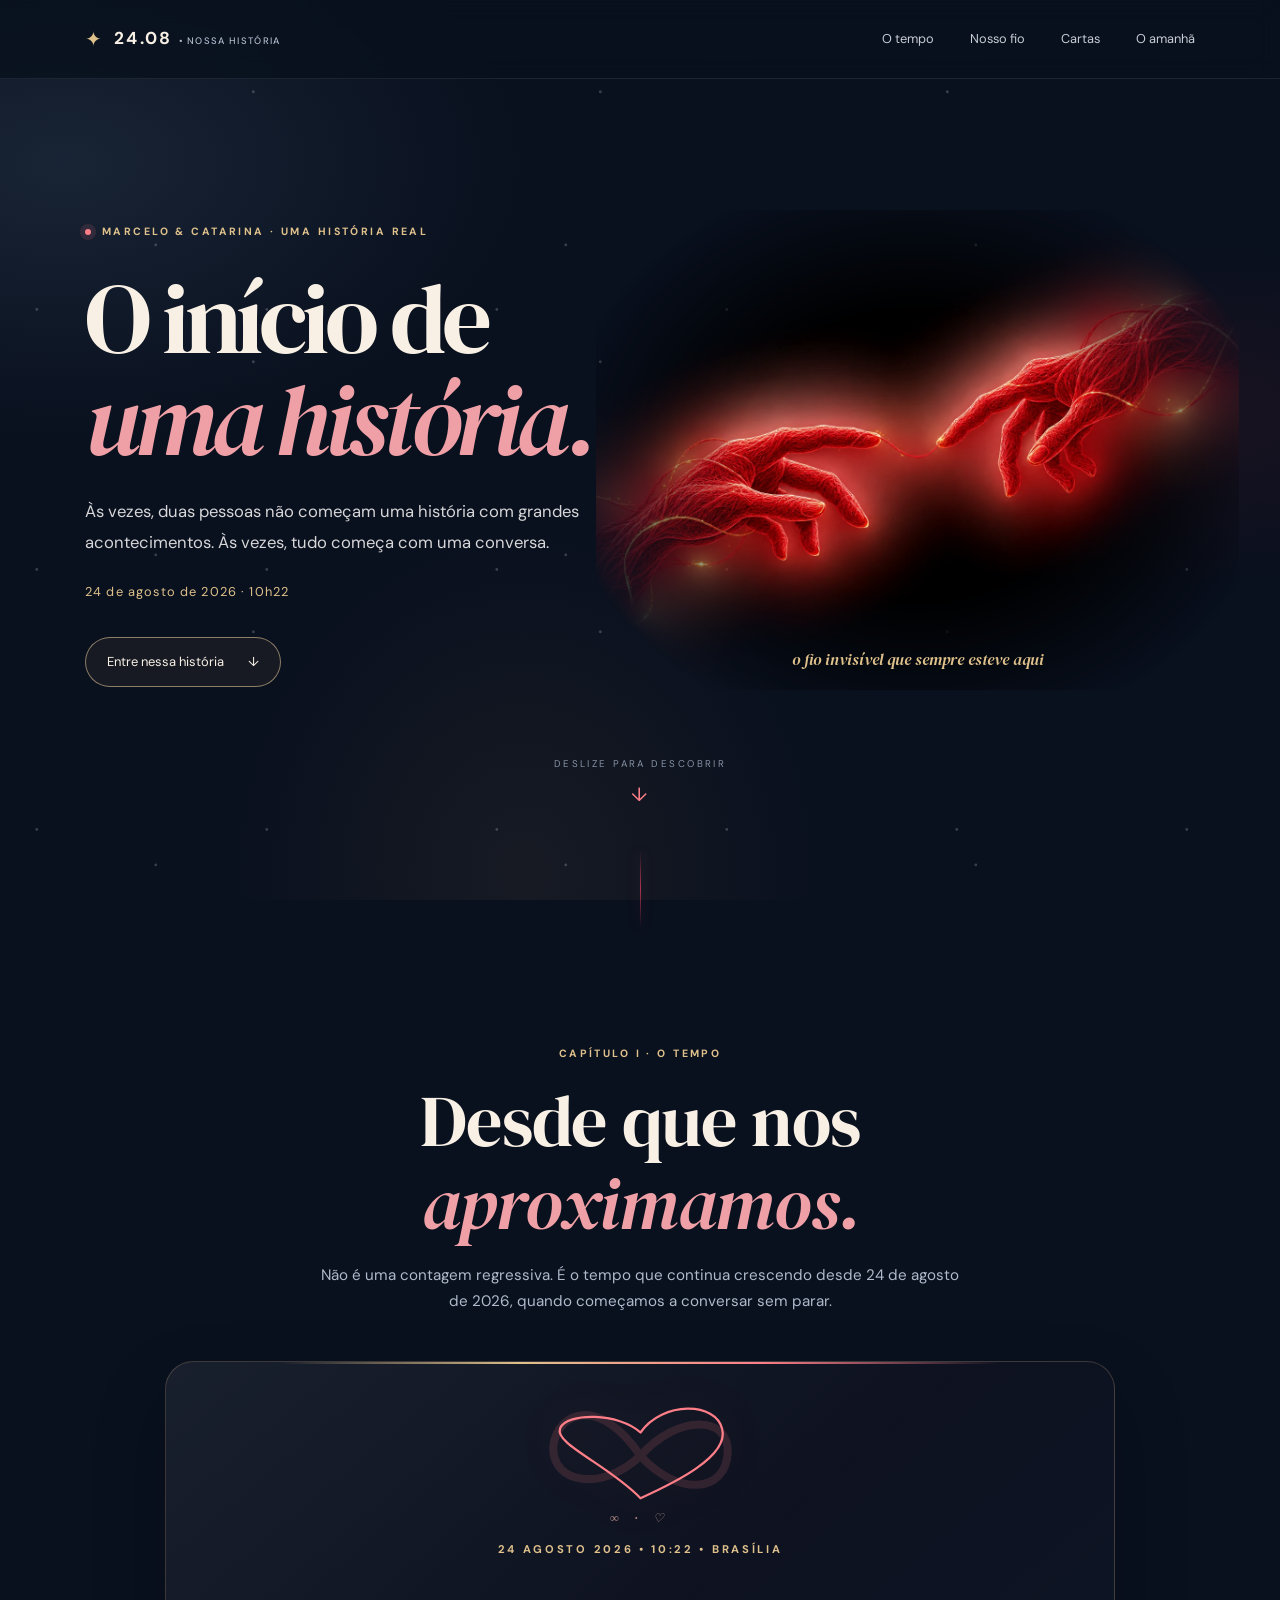
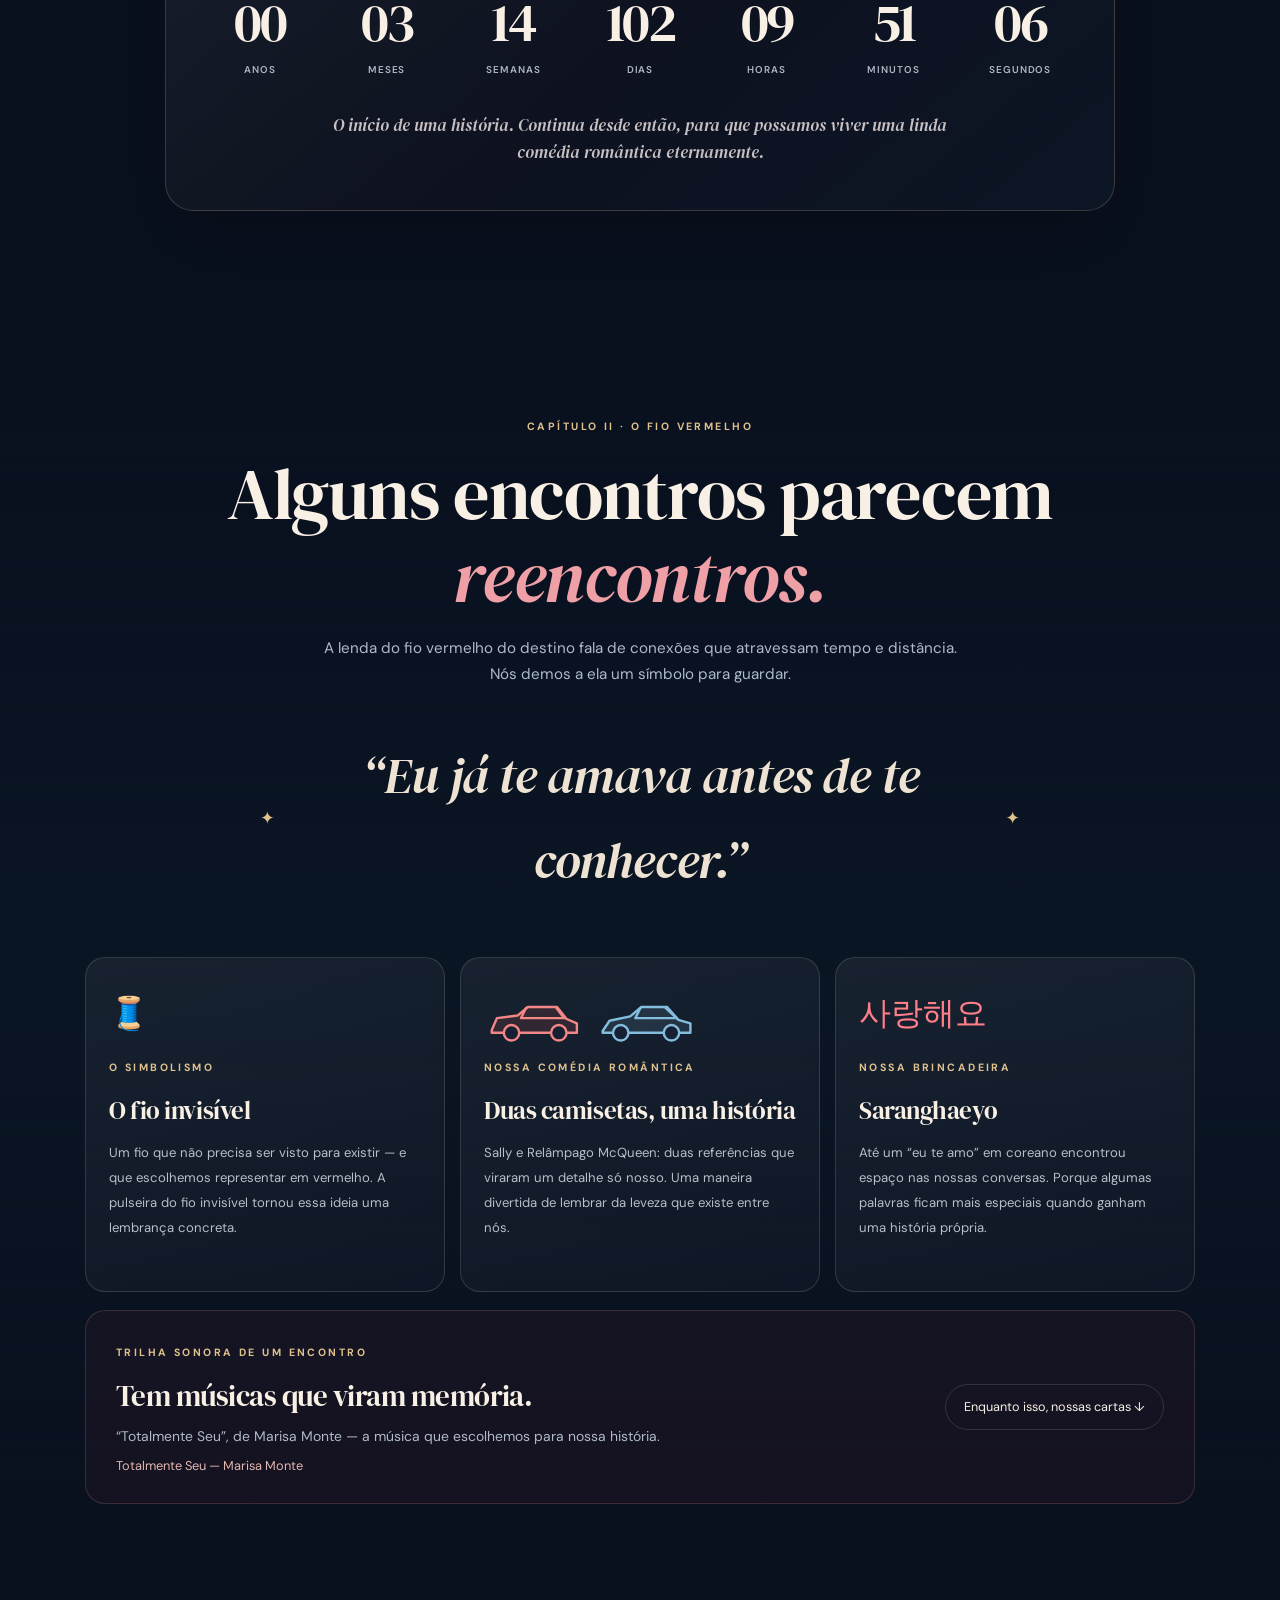
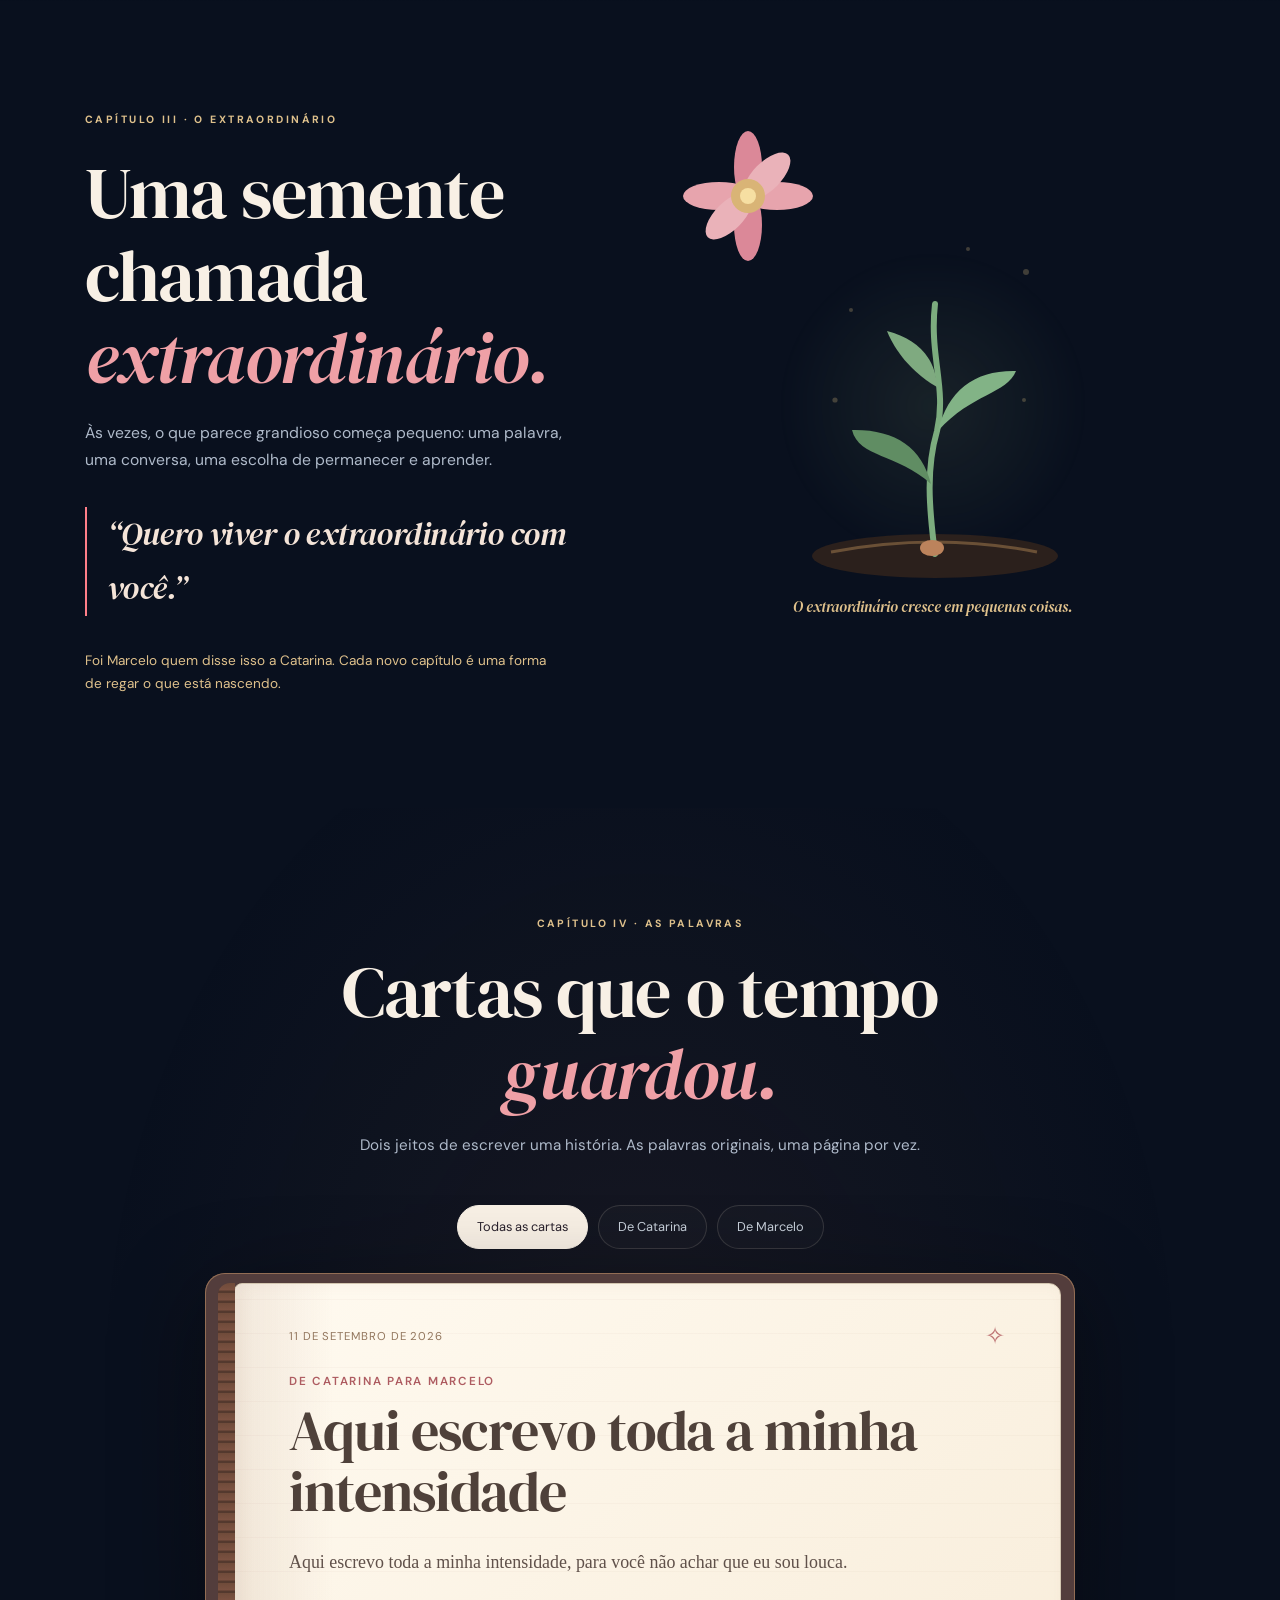
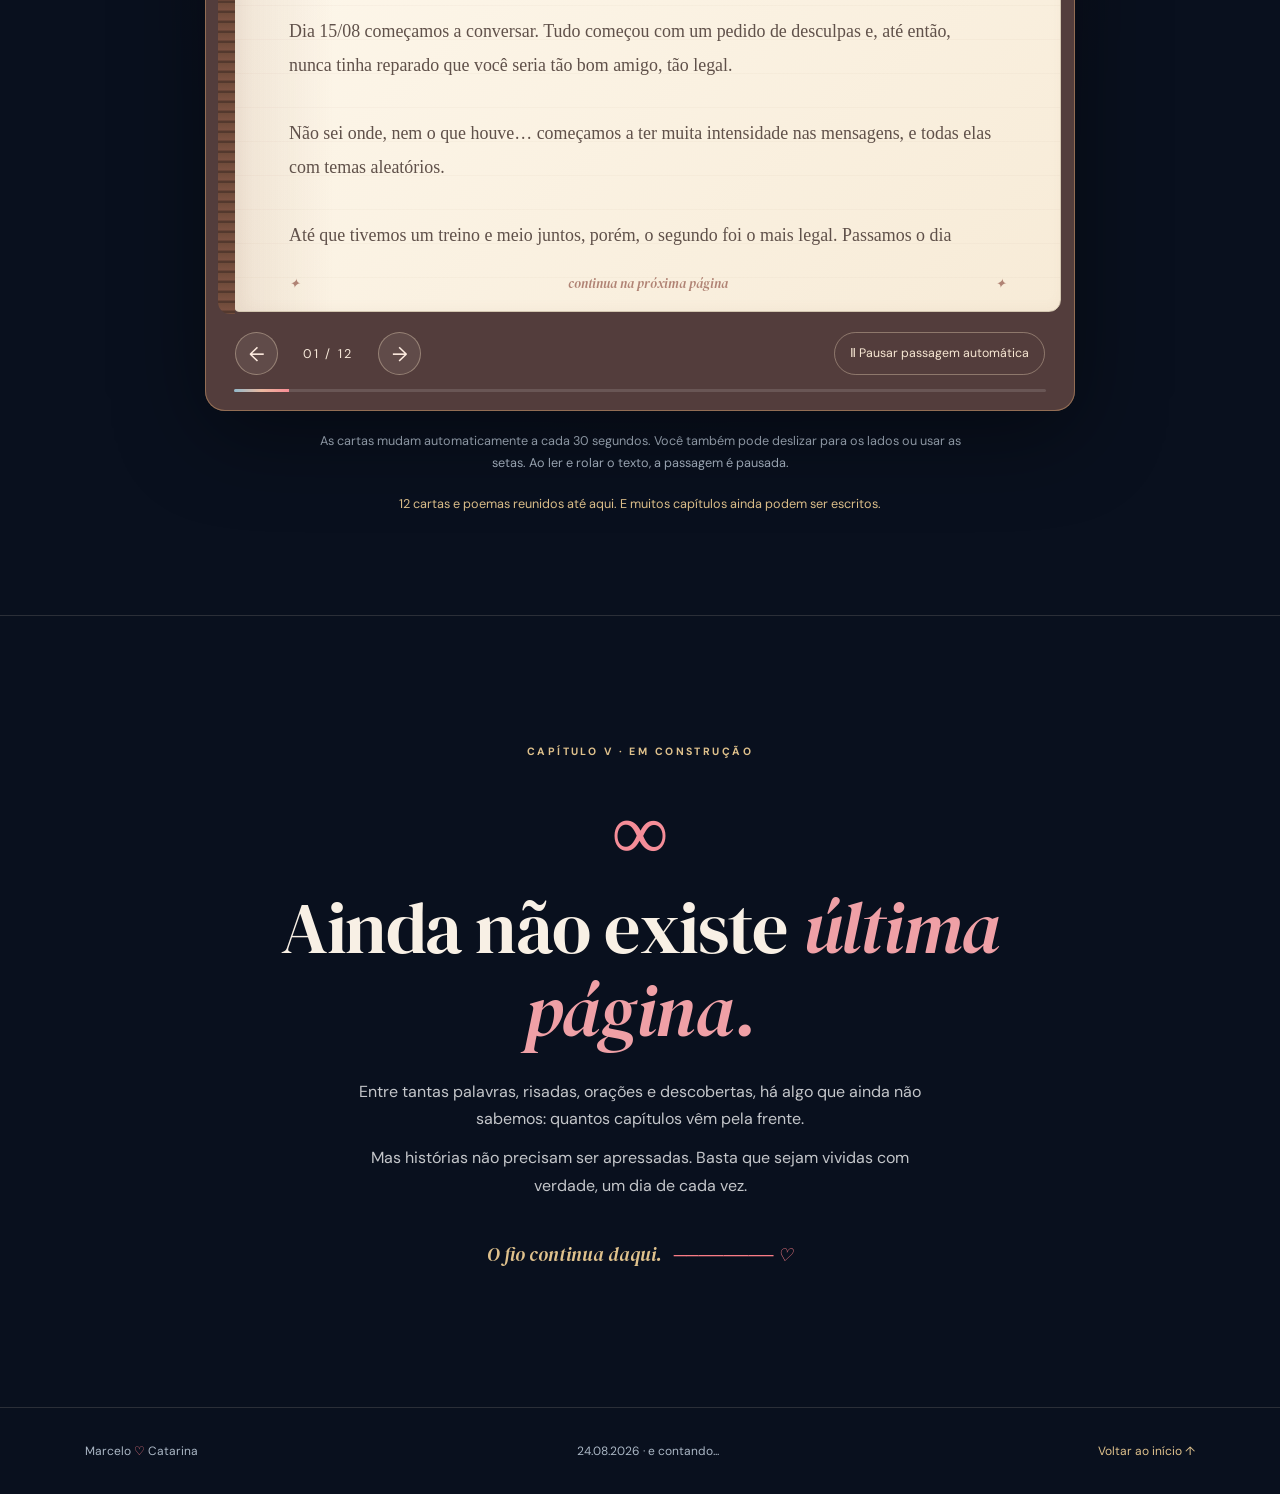
<file: index.html>
<!doctype html>
<html lang="pt-BR">
<head>
  <meta charset="utf-8">
  <meta name="viewport" content="width=device-width, initial-scale=1">
  <meta name="theme-color" content="#09101e">
  <meta name="description" content="Uma história que continua sendo escrita. Desde 24 de agosto, às 10h22.">
  <meta property="og:title" content="O início de uma história • Marcelo & Catarina">
  <meta property="og:description" content="Dois caminhos, um fio vermelho e infinitos capítulos por escrever.">
  <title>O início de uma história — Marcelo & Catarina</title>
  <link rel="preconnect" href="https://fonts.googleapis.com">
  <link rel="preconnect" href="https://fonts.gstatic.com" crossorigin>
  <link href="https://fonts.googleapis.com/css2?family=DM+Sans:wght@400;500;600;700&family=DM+Serif+Display:ital@0;1&family=Great+Vibes&display=swap" rel="stylesheet">
  <link rel="stylesheet" href="styles.css">
  <script defer src="config.js"></script>
  <script defer src="cartas.js"></script>
  <script defer src="script.js"></script>
</head>
<body>
  <div class="sky" aria-hidden="true"></div>
  <header class="topnav">
    <div class="container nav-row">
      <a href="#inicio" class="brand" aria-label="Voltar ao início"><span class="brand-star">✦</span><span>24.08 <small>• NOSSA HISTÓRIA</small></span></a>
      <nav aria-label="Seções do site" class="nav-links">
        <a href="#tempo">O tempo</a><a href="#fio">Nosso fio</a><a href="#cartas">Cartas</a><a href="#futuro">O amanhã</a>
      </nav>
    </div>
  </header>

  <main>
    <section id="inicio" class="hero container reveal">
      <div class="hero-text">
        <p class="eyebrow"><span class="dot"></span> Marcelo & Catarina · uma história real</p>
        <h1>O início de <em>uma história.</em></h1>
        <p class="hero-lead">Às vezes, duas pessoas não começam uma história com grandes acontecimentos. Às vezes, tudo começa com uma conversa.</p>
        <p class="hero-small">24 de agosto de 2026 · 10h22</p>
        <a href="#tempo" class="main-button">Entre nessa história <span aria-hidden="true">↓</span></a>
      </div>
      <div class="hero-visual">
        <img src="maos-fio-vermelho.webp" alt="Duas mãos desenhadas com fios vermelhos estendidos, quase se tocando, conectadas por um mesmo fio" width="1536" height="1024" fetchpriority="high">
        <span class="hero-visual-label">o fio invisível que sempre esteve aqui</span>
      </div>
      <div class="scroll-hint" aria-hidden="true">DESLIZE PARA DESCOBRIR <span>↓</span></div>
    </section>

    <div class="thread-spine" aria-hidden="true"><span></span></div>

    <section id="tempo" class="section container reveal">
      <div class="section-header center">
        <span class="chapter-tag">CAPÍTULO I · O TEMPO</span>
        <h2>Desde que nos <em>aproximamos.</em></h2>
        <p>Não é uma contagem regressiva. É o tempo que continua crescendo desde 24 de agosto de 2026, quando começamos a conversar sem parar.</p>
      </div>
      <div class="time-shell">
        <div class="morph-wrap" aria-label="Símbolo animado do infinito que se transforma em coração">
          <svg class="infinity-heart" viewBox="0 0 240 156" fill="none" aria-hidden="true">
            <path d="M120 74 C70 0 18 18 12 62 C10 110 74 118 120 74 C166 22 230 24 228 70 C226 120 166 125 120 74" stroke="currentColor" stroke-width="2.8" stroke-linecap="round" stroke-linejoin="round">
              <animate attributeName="d" dur="8s" repeatCount="indefinite" values="M120 74 C70 0 18 18 12 62 C10 110 74 118 120 74 C166 22 230 24 228 70 C226 120 166 125 120 74;M120 136 C81 100 12 67 22 36 C32 4 97 3 120 40 C144 3 211 4 220 36 C230 67 160 105 120 136;M120 136 C81 100 12 67 22 36 C32 4 97 3 120 40 C144 3 211 4 220 36 C230 67 160 105 120 136;M120 74 C70 0 18 18 12 62 C10 110 74 118 120 74 C166 22 230 24 228 70 C226 120 166 125 120 74" keyTimes="0;0.35;0.64;1" calcMode="spline" keySplines=".45 0 .55 1;0 0 1 1;.45 0 .55 1"/>
            </path>
            <path class="morph-trail" d="M120 74 C70 0 18 18 12 62 C10 110 74 118 120 74 C166 22 230 24 228 70 C226 120 166 125 120 74" stroke="currentColor" stroke-opacity=".14" stroke-width="10" stroke-linecap="round"/>
          </svg>
          <span>∞ · ♡</span>
        </div>
        <p class="time-date" id="data-principal">24 AGOSTO 2026 • 10:22 • BRASÍLIA</p>
        <div class="time-grid" aria-live="off" aria-label="Tempo decorrido desde nossa aproximação">
          <div><span class="time-num" id="anos">00</span><span class="time-label">ANOS</span></div>
          <div><span class="time-num" id="meses">00</span><span class="time-label">MESES</span></div>
          <div><span class="time-num" id="semanas">00</span><span class="time-label">SEMANAS</span></div>
          <div><span class="time-num" id="dias">000</span><span class="time-label">DIAS</span></div>
          <div><span class="time-num" id="horas">00</span><span class="time-label">HORAS</span></div>
          <div><span class="time-num" id="minutos">00</span><span class="time-label">MINUTOS</span></div>
          <div><span class="time-num" id="segundos">00</span><span class="time-label">SEGUNDOS</span></div>
        </div>
        <p class="counter-caption">O início de uma história. Continua desde então, para que possamos viver uma linda comédia romântica eternamente.</p>
      </div>
    </section>

    <section id="fio" class="section story-section reveal">
      <div class="container">
        <div class="section-header center">
          <span class="chapter-tag">CAPÍTULO II · O FIO VERMELHO</span>
          <h2>Alguns encontros parecem <em>reencontros.</em></h2>
          <p>A lenda do fio vermelho do destino fala de conexões que atravessam tempo e distância. Nós demos a ela um símbolo para guardar.</p>
        </div>
        <div class="quote-divider"><span>✦</span><blockquote>“Eu já te amava antes de te conhecer.”</blockquote><span>✦</span></div>
        <div class="memories-grid">
          <article class="memory-card"><div class="memory-symbol">🧵</div><span class="micro-label">O SIMBOLISMO</span><h3>O fio invisível</h3><p>Um fio que não precisa ser visto para existir — e que escolhemos representar em vermelho. A pulseira do fio invisível tornou essa ideia uma lembrança concreta.</p></article>
          <article class="memory-card"><div class="cars-art" role="img" aria-label="Dois carros estilizados, um vermelho e outro azul, representando nossas camisetas">
            <svg viewBox="0 0 250 72" fill="none" aria-hidden="true"><g stroke-linecap="round" stroke-linejoin="round" stroke-width="2.8"><path d="M9 49 L15 35 L39 32 L51 22 L85 22 L96 36 L108 41 L108 52 L9 52Z" stroke="#f28785" fill="rgba(241,100,100,.12)"/><path d="M49 23 L43 35 L93 35 L84 23" stroke="#f28785"/><circle cx="32" cy="52" r="9" stroke="#f28785" fill="#162032"/><circle cx="87" cy="52" r="9" stroke="#f28785" fill="#162032"/><path d="M138 50 L146 38 L170 33 L183 22 L213 22 L226 37 L240 41 L240 52 L138 52Z" stroke="#85bdde" fill="rgba(133,189,222,.13)"/><path d="M182 23 L176 35 L224 35 L211 23" stroke="#85bdde"/><circle cx="159" cy="52" r="9" stroke="#85bdde" fill="#162032"/><circle cx="218" cy="52" r="9" stroke="#85bdde" fill="#162032"/></g></svg>
          </div><span class="micro-label">NOSSA COMÉDIA ROMÂNTICA</span><h3>Duas camisetas, uma história</h3><p>Sally e Relâmpago McQueen: duas referências que viraram um detalhe só nosso. Uma maneira divertida de lembrar da leveza que existe entre nós.</p></article>
          <article class="memory-card"><div class="memory-symbol">사랑해요</div><span class="micro-label">NOSSA BRINCADEIRA</span><h3>Saranghaeyo</h3><p>Até um “eu te amo” em coreano encontrou espaço nas nossas conversas. Porque algumas palavras ficam mais especiais quando ganham uma história própria.</p></article>
        </div>
        <div class="song-strip"><div><span class="micro-label">TRILHA SONORA DE UM ENCONTRO</span><h3>Tem músicas que viram memória.</h3><p>“Totalmente Seu”, de Marisa Monte — a música que escolhemos para nossa história.</p><p class="song-custom" id="musica-nome"></p></div><a id="musica-link" class="subtle-button" href="#cartas">Nossa trilha sonora ↗</a></div>
      </div>
    </section>

    <section id="semente" class="section seed-section reveal">
      <div class="container seed-layout">
        <div class="seed-text"><span class="chapter-tag">CAPÍTULO III · O EXTRAORDINÁRIO</span><h2>Uma semente chamada <em>extraordinário.</em></h2><p>Às vezes, o que parece grandioso começa pequeno: uma palavra, uma conversa, uma escolha de permanecer e aprender.</p><blockquote>“Quero viver o extraordinário com você.”</blockquote><p class="seed-tail">Foi Marcelo quem disse isso a Catarina. Cada novo capítulo é uma forma de regar o que está nascendo.</p></div>
        <div class="seed-visual" aria-label="Uma semente que germina, cresce e floresce quando esta seção aparece">
          <div class="seed-glow"></div>
          <svg class="plant" viewBox="0 0 370 410" aria-hidden="true" fill="none">
            <ellipse cx="187" cy="360" rx="123" ry="22" fill="#37261D" opacity=".75"/>
            <path d="M83 356 Q188 336 289 356" stroke="#AA8052" stroke-width="3" opacity=".5"/>
            <path class="stem" d="M187 358 C181 311 178 273 189 235 C199 192 181 160 187 108" stroke="#7CAC7E" stroke-width="6" stroke-linecap="round"/>
            <path class="leaf leaf-left" d="M183 288 C149 257 111 262 104 234 C146 233 174 251 183 288Z" fill="#608D63"/>
            <path class="leaf leaf-right" d="M190 235 C224 197 259 198 268 175 C227 174 200 194 190 235Z" fill="#82B386"/>
            <path class="leaf leaf-left" d="M189 191 C156 172 143 145 139 135 C170 143 188 163 189 191Z" fill="#7FAA80"/>
            <g class="flower" transform="translate(186 102)">
              <ellipse cy="-29" rx="14" ry="36" fill="#DB8898"/>
              <ellipse cy="29" rx="14" ry="36" fill="#DB8898"/>
              <ellipse cx="29" rx="36" ry="14" fill="#E7A4AD"/>
              <ellipse cx="-29" rx="36" ry="14" fill="#E7A4AD"/>
              <ellipse cx="19" cy="-20" rx="14" ry="30" transform="rotate(45 19 -20)" fill="#EAB2B9"/>
              <ellipse cx="-19" cy="20" rx="14" ry="30" transform="rotate(45 -19 20)" fill="#EAB2B9"/>
              <circle r="17" fill="#D9B476"/><circle r="8" fill="#F6DFA2"/>
            </g>
            <ellipse class="seed" cx="184" cy="352" rx="12" ry="8" fill="#BC835C"/>
            <g fill="#E7C688" class="seed-stars"><circle cx="103" cy="114" r="2"/><circle cx="278" cy="76" r="3"/><circle cx="276" cy="204" r="2"/><circle cx="87" cy="204" r="2.6"/><circle cx="220" cy="53" r="2"/></g>
          </svg>
          <p>O extraordinário cresce em pequenas coisas.</p>
        </div>
      </div>
    </section>

    <section id="cartas" class="section letters-section reveal">
      <div class="container">
        <div class="section-header center"><span class="chapter-tag">CAPÍTULO IV · AS PALAVRAS</span><h2>Cartas que o tempo <em>guardou.</em></h2><p>Dois jeitos de escrever uma história. As palavras originais, uma página por vez.</p></div>
        <div class="book-toolbar" role="group" aria-label="Filtrar cartas por autoria"><button class="tab active" data-filter="todos" aria-pressed="true">Todas as cartas</button><button class="tab" data-filter="Catarina" aria-pressed="false">De Catarina</button><button class="tab" data-filter="Marcelo" aria-pressed="false">De Marcelo</button></div>
        <div class="book">
          <div class="book-spine" aria-hidden="true"></div>
          <div class="paper" id="papel" tabindex="0" aria-label="Carta atual. Deslize para os lados para mudar de carta.">
            <div class="paper-header"><span id="carta-data">11 de setembro de 2026</span><span class="paper-ornament">✧</span></div>
            <div class="paper-main"><p class="paper-by" id="carta-autor">De Catarina para Marcelo</p><h3 id="carta-titulo">Uma história em palavras</h3><div class="paper-contents" id="carta-texto"></div></div>
            <div class="paper-end"><span>✦</span> continua na próxima página <span>✦</span></div>
          </div>
          <div class="book-bottom"><div class="page-controls"><button id="anterior" class="circle-button" type="button" aria-label="Carta anterior">←</button><span class="page-number" id="pagina-atual">01 / 12</span><button id="proximo" class="circle-button" type="button" aria-label="Próxima carta">→</button></div><button id="pausar" class="pause-button" type="button" aria-pressed="false">Ⅱ Pausar passagem automática</button></div>
          <div class="auto-progress" aria-label="Progresso até a próxima carta"><div id="progresso-carta"></div></div>
        </div>
        <p class="reader-tip">As cartas mudam automaticamente a cada 30 segundos. Você também pode deslizar para os lados ou usar as setas. Ao ler e rolar o texto, a passagem é pausada.</p>
        <p class="letter-number"><span id="quantidade-cartas">13</span> cartas e poemas reunidos até aqui. E muitos capítulos ainda podem ser escritos.</p>
      </div>
    </section>

    <section id="futuro" class="section future-section reveal"><div class="container future-inner"><span class="chapter-tag">CAPÍTULO V · EM CONSTRUÇÃO</span><div class="future-icon" aria-hidden="true">∞</div><h2>Ainda não existe <em>última página.</em></h2><p>Entre tantas palavras, risadas, orações e descobertas, há algo que ainda não sabemos: quantos capítulos vêm pela frente.</p><p>Mas histórias não precisam ser apressadas. Basta que sejam vividas com verdade, um dia de cada vez.</p><div class="closing-line">O fio continua daqui. <span aria-hidden="true">──────── ♡</span></div></div></section>
  </main>
  <footer class="footer"><div class="container footer-grid"><span>Marcelo <span class="red-heart">♡</span> Catarina</span><span>24.08.2026 · e contando...</span><a href="#inicio">Voltar ao início ↑</a></div></footer>
</body>
</html>
</file>
<file: styles.css>
:root{--bg:#09101e;--bg2:#0e1b2c;--red:#ff7f89;--red2:#ae324d;--blue:#82b8d3;--ivory:#f8f0e5;--muted:#afbaca;--gold:#dfc18c;--hairline:rgba(240,226,205,.15);--serif:'DM Serif Display',Georgia,serif;--sans:'DM Sans',system-ui,sans-serif}
*{box-sizing:border-box}html{scroll-behavior:smooth}body{margin:0;min-width:320px;overflow-x:hidden;background:var(--bg);color:var(--ivory);font-family:var(--sans);line-height:1.7}a{color:inherit}button{font:inherit;cursor:pointer}button:focus-visible,a:focus-visible,[tabindex]:focus-visible{outline:3px solid var(--gold);outline-offset:3px}.container{width:min(1110px,calc(100% - 44px));margin-inline:auto}.sky{position:fixed;inset:0;pointer-events:none;z-index:-1;background:radial-gradient(ellipse at 5% 18%,rgba(101,133,166,.17),transparent 27%),radial-gradient(ellipse at 91% 46%,rgba(169,39,56,.11),transparent 25%),radial-gradient(ellipse at 41% 97%,rgba(164,132,89,.09),transparent 29%),#09101e}.sky:after{position:absolute;inset:0;content:'';opacity:.19;background-image:radial-gradient(circle at 16% 19%,#fff 1px,transparent 1.8px),radial-gradient(circle at 73% 34%,#fff 1px,transparent 1.9px),radial-gradient(circle at 38% 79%,#fff 1px,transparent 1.8px);background-size:230px 260px,347px 270px,410px 310px}.topnav{position:relative;z-index:10;border-bottom:1px solid rgba(255,255,255,.08);background:rgba(9,16,30,.76);backdrop-filter:blur(12px)}.nav-row{display:flex;align-items:center;justify-content:space-between;gap:24px;min-height:78px}.brand{display:flex;align-items:center;gap:10px;text-decoration:none;font-weight:700;font-size:1.08rem;letter-spacing:.13em}.brand-star{font-size:1.25rem;color:var(--gold)}.brand small{font-size:.59rem;color:var(--muted);font-weight:500;letter-spacing:.14em}.nav-links{display:flex;gap:clamp(16px,3vw,36px);align-items:center}.nav-links a{font-size:.8rem;color:#c9ced6;text-decoration:none}.nav-links a:hover{color:var(--gold)}
.hero{min-height:calc(93svh - 78px);display:grid;grid-template-columns:1.03fr 1.03fr;gap:0;align-items:center;position:relative;padding-block:70px 88px}.hero-text{position:relative;z-index:2}.eyebrow,.chapter-tag,.micro-label{color:var(--gold);font-size:.66rem;letter-spacing:.23em;font-weight:700;text-transform:uppercase}.eyebrow{display:flex;gap:11px;align-items:center}.dot{height:6px;width:6px;border-radius:50%;background:var(--red);box-shadow:0 0 0 5px rgba(255,127,137,.12)}h1,h2,h3,blockquote{font-family:var(--serif);font-weight:400;letter-spacing:-.018em}h1{font-size:clamp(4.1rem,7.7vw,7.6rem);line-height:1.03;letter-spacing:-.055em;margin:27px 0 25px}h1 em,h2 em{font-weight:400;color:#efa0a6}h1 em{white-space:nowrap}.hero-lead{color:#d7d6d8;font-size:1.04rem;line-height:1.9;max-width:500px}.hero-small{margin:22px 0 34px;color:var(--gold);font-size:.8rem;letter-spacing:.09em}.main-button{border:1px solid rgba(220,192,148,.6);border-radius:100px;padding:13px 21px;text-decoration:none;font-size:.81rem;display:inline-flex;gap:24px;align-items:center;background:rgba(213,167,109,.07);transition:transform .2s,background .2s}.main-button:hover{transform:translateY(-3px);background:rgba(213,167,109,.15)}.hero-visual{width:116%;margin-left:-8%;position:relative;min-height:420px;display:grid;place-items:center}.hero-visual img{width:100%;height:480px;object-fit:cover;object-position:center;mask-image:radial-gradient(ellipse 57% 61% at 50% 51%,#000 48%,transparent 98%);-webkit-mask-image:radial-gradient(ellipse 57% 61% at 50% 51%,#000 48%,transparent 98%);filter:saturate(.9) contrast(1.03)}.hero-visual-label{position:absolute;bottom:20px;left:50%;transform:translateX(-50%);white-space:nowrap;color:var(--gold);font:italic 1rem var(--serif)}.scroll-hint{position:absolute;bottom:26px;left:50%;transform:translateX(-50%);font-size:.61rem;letter-spacing:.25em;color:#8893a7;white-space:nowrap}.scroll-hint span{display:block;text-align:center;font-size:1.2rem;margin-top:7px;color:var(--red)}.thread-spine{display:grid;place-items:center;height:100px}.thread-spine span{width:1px;height:77px;background:linear-gradient(transparent,var(--red2),transparent);box-shadow:0 0 13px rgba(223,80,94,.4)}
.section{padding:100px 0;position:relative;scroll-margin-top:28px}.section-header{margin-bottom:46px}.section-header.center{text-align:center;margin-inline:auto}.section-header h2{max-width:870px;margin:15px auto 18px}.section-header p{color:var(--muted);margin:0 auto;max-width:650px;font-size:.95rem}h2{font-size:clamp(2.7rem,5.6vw,5rem);line-height:1.15}.time-shell{border-radius:28px;border:1px solid rgba(224,181,139,.22);background:linear-gradient(140deg,rgba(255,255,255,.065),rgba(241,112,139,.025) 54%,rgba(107,159,209,.045));max-width:950px;margin:auto;padding:34px 35px 44px;position:relative;text-align:center;box-shadow:0 32px 75px rgba(0,0,0,.17)}.time-shell:before{content:'';position:absolute;inset:0 auto auto 12%;width:76%;height:2px;background:linear-gradient(90deg,transparent,var(--gold),var(--red),transparent)}.morph-wrap{position:relative;width:225px;height:126px;margin:0 auto 3px;color:var(--red);filter:drop-shadow(0 0 20px rgba(231,60,87,.19))}.infinity-heart{width:100%;height:100%}.morph-wrap>span{position:absolute;bottom:-4px;left:50%;transform:translateX(-50%);font:italic .76rem var(--serif);letter-spacing:.5em;color:#b38b85}.time-date{font-weight:700;letter-spacing:.24em;font-size:.7rem;color:var(--gold);margin:18px auto 35px}.time-grid{display:grid;grid-template-columns:repeat(4,1fr);gap:14px}.time-grid>div{display:flex;flex-direction:column;gap:13px}.time-num{font:400 clamp(2.4rem,7.5vw,5.7rem)/1 var(--serif);font-variant-numeric:tabular-nums;letter-spacing:-.045em}.time-label{color:#afb6c5;letter-spacing:.22em;font-size:.62rem;font-weight:600}.counter-caption{color:#c7c0c3;font:italic 1.06rem/1.6 var(--serif);max-width:660px;margin:33px auto 0}.story-section{background:linear-gradient(180deg,transparent,rgba(13,27,43,.5),transparent)}.quote-divider{max-width:760px;margin:0 auto 54px;display:flex;gap:27px;align-items:center;justify-content:center;text-align:center;color:var(--gold)}.quote-divider span{font-size:1.1rem}.quote-divider blockquote{font-size:clamp(1.85rem,3.9vw,3.2rem);font-style:italic;color:#eee3d3;margin:0}.memories-grid{display:grid;grid-template-columns:repeat(4,1fr);gap:15px}.memory-card{border:1px solid var(--hairline);border-radius:20px;padding:28px 23px 30px;background:linear-gradient(155deg,rgba(255,255,255,.055),rgba(255,255,255,.025));min-height:335px;transition:transform .3s,border-color .3s}.memory-card:hover{transform:translateY(-5px);border-color:rgba(225,146,137,.5)}.memory-symbol{font-size:2rem;min-height:66px;color:var(--red);font-family:var(--serif)}.memory-card h3{font-size:1.55rem;line-height:1.2;margin:16px 0}.memory-card p{color:#b5c0ca;font-size:.82rem;line-height:1.9;margin:0}.song-strip{display:flex;align-items:center;justify-content:space-between;gap:20px;margin-top:18px;padding:26px 30px;background:rgba(168,63,74,.075);border:1px solid rgba(255,187,169,.16);border-radius:20px}.song-strip h3{font-size:1.8rem;margin:7px 0 4px}.song-strip p{color:var(--muted);margin:0;font-size:.87rem}.song-strip .song-custom{margin-top:7px;color:#e2b6b1;font-size:.8rem}.subtle-button{display:inline-flex;align-items:center;border:1px solid var(--hairline);padding:11px 18px;white-space:nowrap;border-radius:90px;text-decoration:none;font-size:.79rem;transition:background .2s}.subtle-button:hover{background:rgba(255,255,255,.075)}
.seed-layout{display:grid;grid-template-columns:1fr 1fr;gap:60px;align-items:center}.seed-text h2{margin:21px 0}.seed-text>p{color:var(--muted);font-size:.98rem;max-width:480px}.seed-text blockquote{border-left:2px solid var(--red);padding-left:20px;font-style:italic;color:#f4e4d8;font-size:clamp(1.45rem,2.8vw,2rem);margin:33px 0}.seed-tail{font-size:.85rem!important;color:var(--gold)!important}.seed-visual{min-height:480px;display:flex;flex-direction:column;align-items:center;justify-content:center;position:relative}.seed-glow{width:340px;height:340px;border-radius:50%;position:absolute;background:radial-gradient(circle,rgba(133,163,114,.12),transparent 64%);filter:blur(4px)}.plant{width:min(100%,370px);height:auto;position:relative;overflow:visible}.seed-visual>p{font:italic .95rem var(--serif);color:var(--gold);margin:-10px 0 0}.stem{stroke-dasharray:280;stroke-dashoffset:280;transition:stroke-dashoffset 2.2s .45s ease}.leaf{transform-box:fill-box;transform-origin:bottom center;transform:scale(.1);opacity:0;transition:transform .8s 1.75s cubic-bezier(.2,1.9,.3,1),opacity .8s 1.75s}.leaf-right{transition-delay:2.15s}.flower{transform-box:fill-box;transform-origin:center;opacity:0;transform:translateY(8px) scale(.15);transition:transform 1.6s 2.5s cubic-bezier(.1,1.4,.3,1),opacity 1.5s 2.5s}.seed-stars{opacity:.25}.germinated .stem{stroke-dashoffset:0}.germinated .leaf{transform:scale(1);opacity:1}.germinated .flower{opacity:1;transform:translateY(0) scale(1)}
.letters-section{background:radial-gradient(ellipse at 50% 41%,rgba(124,80,62,.12),transparent 60%)}.book-toolbar{display:flex;gap:10px;flex-wrap:wrap;justify-content:center;margin-bottom:24px}.tab{border:1px solid var(--hairline);background:rgba(255,255,255,.02);padding:10px 19px;border-radius:100px;color:#c8d1db;font-size:.8rem;transition:background .2s,color .2s}.tab.active{background:var(--ivory);color:#28202b;border-color:var(--ivory)}.tab:hover:not(.active){background:rgba(255,255,255,.08)}.book{max-width:870px;margin:auto;position:relative;padding:10px 14px 19px;border-radius:20px;background:#533d3c;box-shadow:0 22px 90px rgba(0,0,0,.42),inset 0 0 0 1px #926d54}.book-spine{position:absolute;z-index:2;top:10px;bottom:97px;left:13px;width:17px;border-radius:12px 0 0 12px;background:repeating-linear-gradient(180deg,#6f4b3a 0px,#7b5141 7px,#54392e 8px,#54392e 10px)}.paper{outline:none;margin-left:15px;border-radius:8px 12px 12px 5px;border:1px solid #d3c6b0;background:linear-gradient(90deg,rgba(152,106,78,.13),transparent 12%),repeating-linear-gradient(0deg,transparent 0,transparent 33px,rgba(156,123,101,.085) 34px),linear-gradient(140deg,#fffaf0,#f7ebd7);color:#4f413a;min-height:575px;padding:32px clamp(18px,5vw,54px) 19px;box-shadow:inset 5px 0 15px rgba(130,92,68,.06);overflow:hidden}.paper.turn-page{animation:pageReveal .58s ease both}@keyframes pageReveal{from{opacity:.15;transform:perspective(1000px) rotateY(-5deg) translateX(6px)}to{opacity:1;transform:none}}.paper-header{display:flex;align-items:center;justify-content:space-between;color:#92765d;font-family:var(--sans);font-size:.71rem;letter-spacing:.08em;text-transform:uppercase}.paper-ornament{font-size:1.5rem;color:#bd7273}.paper-main{margin-top:16px}.paper-by{font:600 .73rem var(--sans);letter-spacing:.15em;text-transform:uppercase;color:#ae5c61}.paper h3{font-size:clamp(2.25rem,4.4vw,3.75rem);line-height:1.08;margin:12px 0 23px;max-width:760px}.paper-contents{height:305px;overflow:auto;overscroll-behavior:contain;padding-right:12px;white-space:pre-wrap;color:#60514a;font:clamp(.99rem,1.4vw,1.12rem)/1.9 Georgia,serif;scrollbar-color:#cfb19e transparent;scrollbar-width:thin}.paper-contents::-webkit-scrollbar{width:6px}.paper-contents::-webkit-scrollbar-thumb{background:#cfb19e;border-radius:12px}.paper-end{display:flex;justify-content:space-between;gap:10px;align-items:center;margin-top:24px;color:#b08374;font:italic .82rem var(--serif)}.book-bottom{padding:20px 16px 6px;display:flex;align-items:center;justify-content:space-between;gap:12px;flex-wrap:wrap}.page-controls{display:flex;gap:12px;align-items:center}.circle-button{width:43px;height:43px;border-radius:50%;background:rgba(252,239,221,.08);border:1px solid rgba(245,224,195,.37);color:#ffede1;font-size:1.25rem}.circle-button:hover,.pause-button:hover{background:rgba(253,234,205,.18)}.page-number{font-size:.79rem;letter-spacing:.18em;min-width:76px;text-align:center;color:#f6e8d9}.pause-button{background:none;border:1px solid rgba(245,224,195,.36);border-radius:70px;padding:10px 15px;color:#f7e7d3;font-size:.77rem}.auto-progress{height:3px;border-radius:3px;background:rgba(255,255,255,.13);overflow:hidden;margin:8px 15px 0}.auto-progress>div{width:0;height:100%;background:linear-gradient(90deg,#92b9cb,#ebb9a0,#f88d95)}.reader-tip,.letter-number{font-size:.79rem;text-align:center;color:#a9b5c4;max-width:670px;line-height:1.7;margin:19px auto 0}.letter-number{margin-top:20px;color:var(--gold)}
.future-section{text-align:center;border-top:1px solid var(--hairline);padding:120px 0 140px}.future-inner{max-width:760px}.future-icon{font:5rem var(--serif);color:#f58d98;line-height:1.1;margin-top:24px}.future-section h2{margin:12px auto 26px}.future-section p{color:#c4c6ca;max-width:580px;font-size:1rem;margin:12px auto}.closing-line{margin-top:42px;color:var(--gold);font:italic 1.2rem var(--serif)}.closing-line span{color:var(--red);font-size:1.1rem;margin-left:8px}.footer{padding:33px 0;border-top:1px solid var(--hairline)}.footer-grid{display:flex;align-items:center;justify-content:space-between;gap:20px;color:#abb7c5;font-size:.75rem}.footer-grid a{text-decoration:none;color:var(--gold)}.red-heart{color:var(--red)}.reveal{opacity:0;transform:translateY(20px);transition:opacity .85s ease,transform .85s ease}.reveal.visible{opacity:1;transform:translateY(0)}
@media(max-width:1000px){.hero{grid-template-columns:1fr 1fr}.hero-visual{width:115%;margin-left:-12%}.hero-visual img{height:380px}.memories-grid{grid-template-columns:repeat(2,1fr)}.memory-card{min-height:275px}.seed-layout{gap:24px}}
@media(max-width:760px){.container{width:min(100% - 34px,600px)}.nav-row{min-height:68px}.nav-links{gap:12px}.nav-links a{font-size:.69rem}.nav-links a:nth-child(2),.nav-links a:nth-child(4){display:none}.hero{padding-block:72px 65px;min-height:auto;grid-template-columns:1fr}.hero h1{font-size:clamp(3.7rem,13vw,5.6rem);max-width:600px}.hero-visual{width:calc(100% + 24px);margin:0 -12px;min-height:250px}.hero-visual img{height:330px}.hero-visual-label{bottom:11px}.scroll-hint{display:none}.section{padding:73px 0}.section-header{margin-bottom:29px}h2{font-size:clamp(2.6rem,10vw,4.3rem)}.time-shell{padding:25px 12px 31px}.time-date{font-size:.6rem;margin:14px 0 28px;letter-spacing:.12em}.time-grid{gap:7px}.time-num{font-size:clamp(2.3rem,10vw,3.8rem)}.time-label{font-size:.57rem;letter-spacing:.09em}.counter-caption{font-size:.9rem;margin:25px 12px 0}.quote-divider{gap:14px}.quote-divider blockquote{font-size:clamp(1.65rem,6vw,2.8rem)}.seed-layout{grid-template-columns:1fr}.seed-visual{min-height:340px}.plant{max-width:300px}.song-strip{flex-direction:column;align-items:flex-start}.paper{min-height:615px;padding:26px 17px 14px}.paper-contents{height:345px}.book{padding:7px 9px 14px}.book-spine{left:8px;width:11px;bottom:98px}.paper h3{font-size:clamp(2rem,8vw,3rem)}.paper-header{font-size:.66rem}.book-bottom{padding:18px 6px 4px}.pause-button{font-size:.69rem}.future-section{padding:85px 0}}
@media(max-width:430px){.brand{font-size:.88rem}.brand small{display:none}.hero h1{font-size:3.85rem}.eyebrow{font-size:.58rem;letter-spacing:.1em}.hero-visual img{height:265px}.memories-grid{grid-template-columns:1fr}.memory-card{min-height:0}.time-num{font-size:2.26rem}.time-label{font-size:.52rem}.morph-wrap{height:110px}.paper-contents{height:375px}.paper{min-height:645px}.footer-grid{flex-direction:column;align-items:flex-start;gap:9px}}
@media(prefers-reduced-motion:reduce){html{scroll-behavior:auto}.reveal{opacity:1;transform:none;transition:none}.paper.turn-page{animation:none}.stem{stroke-dashoffset:0;transition:none}.leaf{transform:scale(1);opacity:1;transition:none}.flower{opacity:1;transform:scale(1);transition:none}.infinity-heart animate{display:none}}

.cars-art{height:66px;display:flex;align-items:center}.cars-art svg{width:100%;height:66px;max-width:215px}

/* Contador ampliado: mantém o estilo original e adapta 7 indicadores. */
.time-grid{grid-template-columns:repeat(7,minmax(0,1fr));gap:9px}.time-grid .time-num{font-size:clamp(1.8rem,4.3vw,3.9rem)}.time-grid .time-label{letter-spacing:.09em}@media(max-width:760px){.time-grid{grid-template-columns:repeat(4,minmax(0,1fr));row-gap:22px}.time-grid .time-num{font-size:clamp(2rem,8vw,3rem)}}@media(max-width:430px){.time-grid{grid-template-columns:repeat(3,minmax(0,1fr));gap:18px 8px}.time-grid .time-num{font-size:2.25rem}}
@media(min-width:1001px){.memories-grid{grid-template-columns:repeat(3,1fr)}}
</file>
